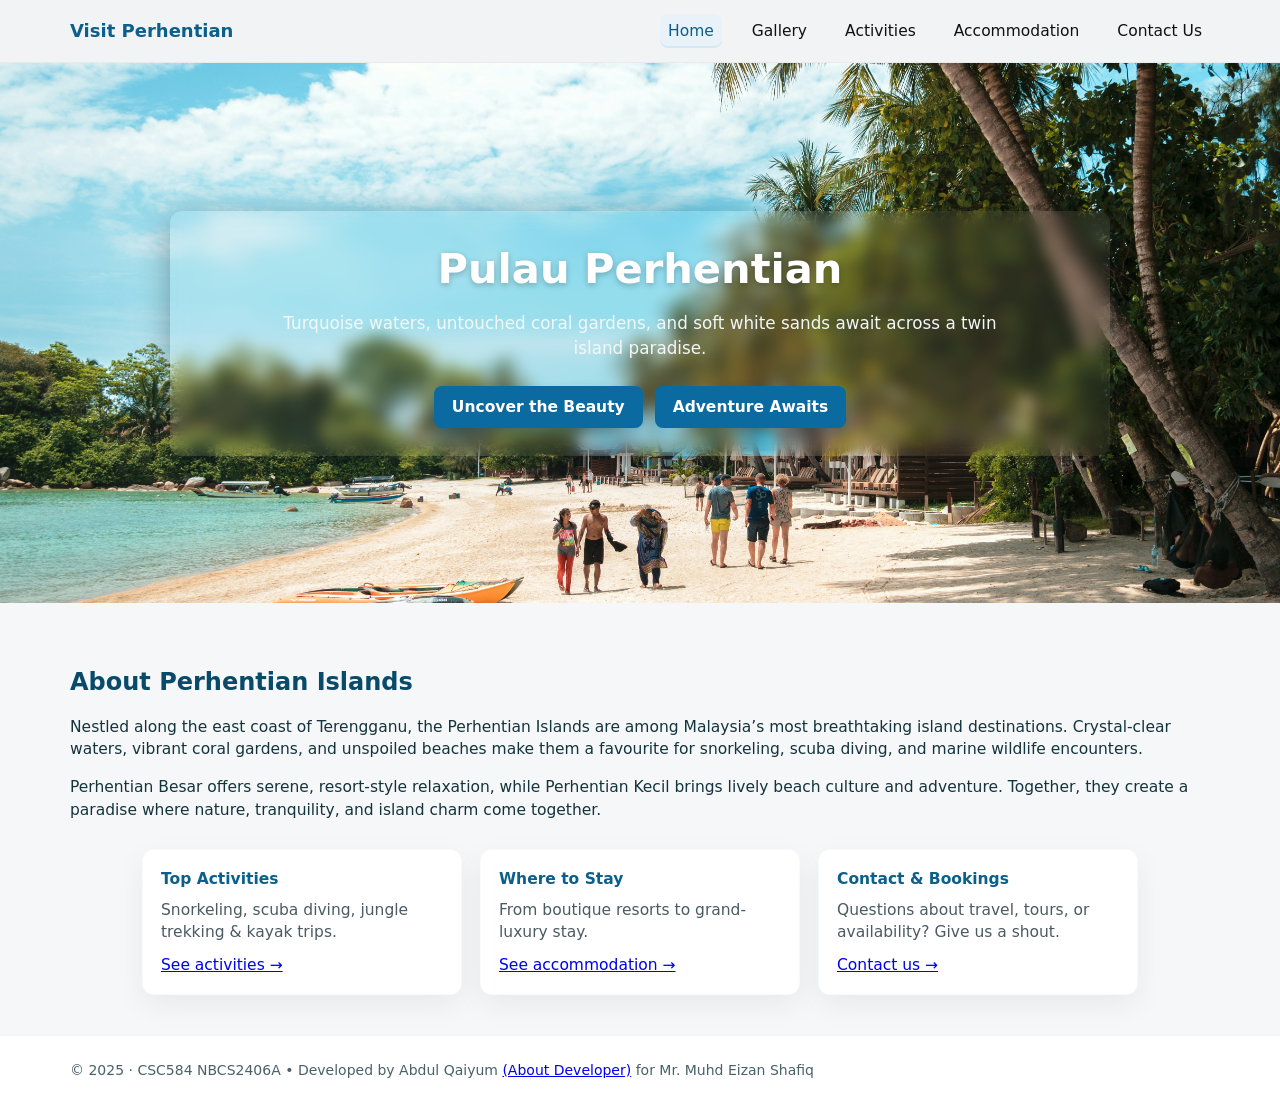
<file: index.html>
<!doctype html>
<html lang="en">
<head>
  <meta charset="utf-8" />
  <meta name="viewport" content="width=device-width,initial-scale=1" />
  <title>Pulau Perhentian — Home</title>
  <link rel="stylesheet" href="style.css" />
</head>
<body>

  <!-- header-->
  <header class="site-header" role="banner">
    <div class="header-inner">
      <a class="brand" href="index.html">Visit Perhentian</a>
      <nav class="main-nav" aria-label="Main navigation">
        <a href="index.html" class="active">Home</a>
        <a href="gallery.html">Gallery</a>
        <a href="activities.html">Activities</a>
        <a href="accommodation.html">Accommodation</a>
        <a href="contact.html">Contact Us</a>
      </nav>
    </div>
  </header>

 <!-- ======= Hero Video ======= -->
<section id="hero" aria-label="Hero" style="position:relative; width:100%; height:60vh; min-height:420px; overflow:hidden; display:block;">

  <video id="heroVideo"
         autoplay
         muted
         loop
         playsinline
         preload="auto"
         poster="Images/home.jpg"
         style="position:absolute; inset:0; width:100%; height:100%; object-fit:cover; z-index:0;">
    <source src="Images/index_VideoHero.mp4" type="video/mp4">
    <img src="Images/home.jpg" alt="Pulau Perhentian beach" style="width:100%; height:auto;">
  </video>

  <div style="position:relative; z-index:2; max-width:980px; margin:0 auto; padding:48px 20px; display:flex; align-items:center; justify-content:center; height:100%;">
    
    <div class="hero-glass" style="width:100%; background:rgba(255,255,255,0.06); backdrop-filter: blur(8px) saturate(1.05); border-radius:12px; box-shadow:0 8px 32px rgba(6,18,30,0.35); padding:28px 32px; text-align:center; color:#fff;">

      <h1 style="font-size:2.6rem; margin:0 0 12px; font-weight:800; color:#fff; text-shadow:0 2px 6px rgba(0,0,0,0.25);">
        Pulau Perhentian
      </h1>

      <p style="margin:0 0 18px; max-width:760px; margin-left:auto; margin-right:auto; color:#f2f7f8; font-size:1.05rem; line-height:1.5;">
        Turquoise waters, untouched coral gardens, and soft white sands await across a twin island paradise.
      </p>

      <div style="display:inline-flex; gap:12px; align-items:center; margin-top:6px; justify-content:center;">
        <a href="gallery.html" class="hero-btn" style="display:inline-block; padding:10px 18px; border-radius:8px; background:#0b6aa0; color:#fff; font-weight:700; text-decoration:none; box-shadow:0 6px 12px rgba(11,106,160,0.24);">
          Uncover the Beauty
        </a>

        <a href="activities.html" class="hero-btn" style="display:inline-block; padding:10px 18px; border-radius:8px; background:#0b6aa0; color:#fff; font-weight:700; text-decoration:none; box-shadow:0 6px 12px rgba(11,106,160,0.16);">
          Adventure Awaits
        </a>
      </div>
    </div>
  </div>

</section>

<!-- Video Autoplay -->
<script>
  (function () {
    try {
      const v = document.getElementById('heroVideo');
      if (!v) return;

      // Respect "prefers-reduced-motion"
      if (window.matchMedia && window.matchMedia('(prefers-reduced-motion: reduce)').matches) {
        v.removeAttribute('autoplay');
        v.pause();
      }

      // Some browsers might block autoplay — try to play, otherwise stay muted and paused.
      const playPromise = v.play();
      if (playPromise !== undefined) {
        playPromise.catch(() => {
          // ignore errors (user gesture required in some contexts)
          v.pause();
        });
      }
    } catch (e) {
      // fail silently
      console.warn('Hero video script error', e);
    }
  })();
</script>
<!-- ======= end hero block ======= -->

  <!-- About Perhentian -->
  <main>
    <div class="container" style="padding:28px 20px 40px;">
      <h2 class="section-title">About Perhentian Islands</h2>
      <p>Nestled along the east coast of Terengganu, the Perhentian Islands are among Malaysia’s most breathtaking island destinations. Crystal-clear waters, vibrant coral gardens, and unspoiled beaches make them a favourite for snorkeling, scuba diving, and marine wildlife encounters.</p>
      <p style="margin-top:12px;">Perhentian Besar offers serene, resort-style relaxation, while Perhentian Kecil brings lively beach culture and adventure. Together, they create a paradise where nature, tranquility, and island charm come together.</p>

      <div class="cards-row" style="margin-top:28px;">
        <div class="card">
          <h4>Top Activities</h4>
          <p>Snorkeling, scuba diving, jungle trekking & kayak trips.</p>
          <div style="margin-top:10px"><a href="activities.html">See activities →</a></div>
        </div>

        <div class="card">
          <h4>Where to Stay</h4>
          <p>From boutique resorts to grand-luxury stay.</p>
          <div style="margin-top:10px"><a href="accommodation.html">See accommodation →</a></div>
        </div>

        <div class="card">
          <h4>Contact & Bookings</h4>
          <p>Questions about travel, tours, or availability? Give us a shout.</p>
          <div style="margin-top:10px"><a href="contact.html">Contact us →</a></div>
        </div>
      </div>
    </div>
  </main>

  <!-- FOOTER -->
  <footer class="site-footer" role="contentinfo">
    <div class="footer-inner">
      <div>© 2025 · CSC584 NBCS2406A • Developed by Abdul Qaiyum <a href="developer.html">(About Developer)</a> for Mr. Muhd Eizan Shafiq</div>
    </div>
  </footer>
</body>
</html>
</file>
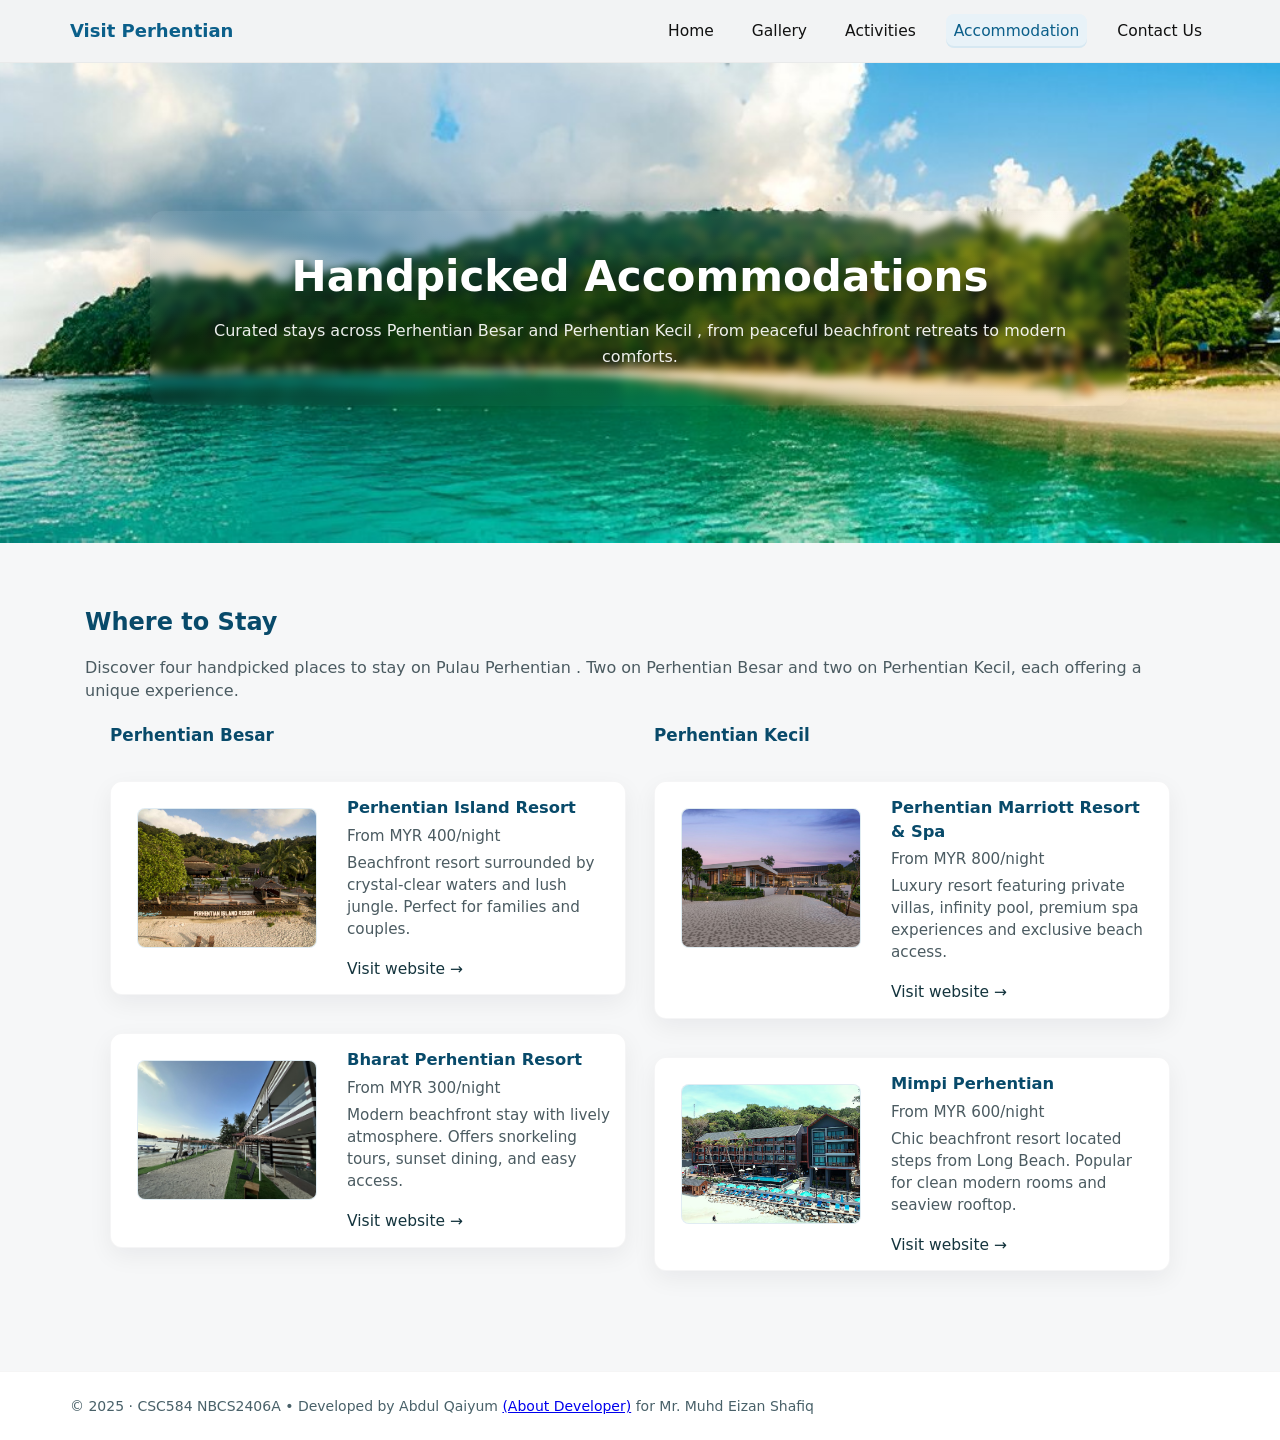
<file: accommodation.html>
<!doctype html>
<html lang="en">
<head>
  <meta charset="utf-8" />
  <meta name="viewport" content="width=device-width,initial-scale=1" />
  <title>Pulau Perhentian - Accommodation</title>

  <link rel="stylesheet" href="style.css" />

  <style>
    /* Container padding  */
    .container { max-width: 1150px; margin: 0 auto; padding: 28px 20px 80px; }

    /* Two-column layout */
    .accom-grid {
      display: grid;
      grid-template-columns: 1fr 1fr;
      gap: 28px;
      align-items: start;
    }
    .accom-col > h3 {
      margin: 0 0 14px;
      color: var(--brand-dark, #0b4670);
      font-size: 1.05rem;
    }

    /* --- Accommodatipn Card --- */
    .accom-card {
      display: flex;             
      flex-direction: row;       
      gap: 18px;                 
      align-items: flex-start;   
      background: var(--card-bg, #fff);
      border-radius: 12px;
      padding: 14px;
      box-shadow: 0 8px 24px rgba(6,18,30,0.06);
      text-decoration: none;
      color: inherit;
      border: 1px solid rgba(6,18,30,0.04);
      
      /* transition physics */
      transition: transform 0.3s cubic-bezier(0.25, 0.8, 0.25, 1), 
                  box-shadow 0.3s cubic-bezier(0.25, 0.8, 0.25, 1),
                  border-color 0.2s ease;
      
      /* Ensure it sits nicely in the layout */
      position: relative; 
      z-index: 1;
    }

    /* Hover: Zoom & Expand */
    .accom-card:hover,
    .accom-card:focus {
      /* Scale up (1.02) + Lift (-6px) */
      transform: translateY(-6px) scale(1.4);
      
      /* shadow for 3D effect */
      box-shadow: 0 20px 40px rgba(6,18,30,0.12);
      
      /*  color border highlight */
      border-color: rgba(11, 70, 112, 0.3);
      
      /* Bring to front */
      z-index: 10;
    }

    /* image pop slightly on hover */
    .accom-card:hover .accom-thumb {
        filter: brightness(1.05); /* Slight brightness boost */
    }

    /* thumbnail */
    .accom-thumb {
      width: 150px;              
      height: 120px;             
      object-fit: cover;         
      border-radius: 8px;
      flex-shrink: 0;            
      border: 1px solid rgba(6,18,30,0.04);
      background: #e9f6fb;
      transition: filter 0.3s ease;
    }

    /* Info column inside card */
    .accom-info { 
      display: flex; 
      flex-direction: column; 
      justify-content: space-between;
      gap: 8px; 
    }
    
    .accom-info h4 { margin: 0; color: var(--brand-dark, #0b4670); font-size: 1.02rem; }
    .accom-info p { margin: 5px 0 0; color: var(--muted, #47585a); line-height:1.45; font-size: 0.95rem; }
    .accom-info .meta { margin-top: 10px; }
    
    .accom-info a.btn-link {
      display: inline-block;
      color: var(--brand-dark, #0b4670);
      font-weight: 600;
      text-decoration: none;
      font-size: 0.9rem;
    }
    .accom-info a.btn-link:hover { text-decoration: underline; }

    /* Ensure spacing between each card in a column */
    .accom-col .accom-card + .accom-card { margin-top: 18px; }

    /* Responsive */
    @media (max-width: 600px) {
      .accom-grid { grid-template-columns: 1fr; } 
    }
    
    @media (max-width: 450px) {
        .accom-card { flex-direction: column; }
        .accom-thumb { width: 100%; height: 180px; }
    }
  </style>
</head>
<body>

  <header class="site-header" role="banner">
    <div class="header-inner">
      <a class="brand" href="index.html">Visit Perhentian</a>
      <nav class="main-nav" aria-label="Main navigation">
        <a href="index.html">Home</a>
        <a href="gallery.html">Gallery</a>
        <a href="activities.html">Activities</a>
        <a href="accommodation.html" aria-current="page">Accommodation</a>
        <a href="contact.html">Contact Us</a>
      </nav>
    </div>
  </header>

  <section class="page-hero" style="background-image:url('Images/perhentianPanoramic.jpg');">
    <div class="hero-inner">
      <h1>Handpicked Accommodations </h1>
      <p>Curated stays across Perhentian Besar and Perhentian Kecil , from peaceful beachfront retreats to modern comforts.</p>
    </div>
  </section>

  <main>
    <div class="container">
      <h2 class="section-title">Where to Stay</h2>
      <p class="lead">Discover four handpicked places to stay on Pulau Perhentian . Two on Perhentian Besar and two on Perhentian Kecil, each offering a unique experience.</p>

      <div class="accom-grid" role="list">
        <div class="accom-col" role="listitem">
          <h3>Perhentian Besar</h3>

          <a class="accom-card" href="https://www.perhentianislandresort.my" target="_blank" rel="noopener">
            <img class="accom-thumb" src="Images/accomodation_Perhentian besar_perhentianIslandResort.jpg" alt="Perhentian Island Resort">
            <div class="accom-info">
              <div>
                <h4>Perhentian Island Resort</h4>
                <p>From MYR 400/night</p>
                <p>Beachfront resort surrounded by crystal-clear waters and lush jungle. Perfect for families and couples.</p>
              </div>
              <div class="meta"><span class="btn-link">Visit website →</span></div>
            </div>
          </a>

          <a class="accom-card" href="https://baratperhentian.com" target="_blank" rel="noopener">
            <img class="accom-thumb" src="Images/accomodation_Perhentian besar_theBarat.png" alt="Bharat Perhentian Resort">
            <div class="accom-info">
              <div>
                <h4>Bharat Perhentian Resort</h4>
                <p>From MYR 300/night</p>
                <p>Modern beachfront stay with lively atmosphere. Offers snorkeling tours, sunset dining, and easy access.</p>
              </div>
              <div class="meta"><span class="btn-link">Visit website →</span></div>
            </div>
          </a>
        </div>

        <div class="accom-col" role="listitem">
          <h3>Perhentian Kecil</h3>

          <a class="accom-card" href="https://www.marriott.com/en-us/hotels/kbrpp-perhentian-marriott-resort-and-spa/overview/" target="_blank" rel="noopener">
            <img class="accom-thumb" src="Images/accomodation_Perhentian kecil_MarriotPerhentian.jpeg" alt="Perhentian Marriott Resort & Spa">
            <div class="accom-info">
              <div>
                <h4>Perhentian Marriott Resort &amp; Spa</h4>
                <p>From MYR 800/night</p>
                <p>Luxury resort featuring private villas, infinity pool, premium spa experiences and exclusive beach access.</p>
              </div>
              <div class="meta"><span class="btn-link">Visit website →</span></div>
            </div>
          </a>

          <a class="accom-card" href="https://mimpiperhentian.com" target="_blank" rel="noopener">
            <img class="accom-thumb" src="Images/accomodation_Perhentian kecil_mimpiPerhentian.jpg" alt="Mimpi Perhentian">
            <div class="accom-info">
              <div>
                <h4>Mimpi Perhentian</h4>
                <p>From MYR 600/night</p>
                <p>Chic beachfront resort located steps from Long Beach. Popular for clean modern rooms and seaview rooftop.</p>
              </div>
              <div class="meta"><span class="btn-link">Visit website →</span></div>
            </div>
          </a>
        </div>
      </div>
    </div>
  </main>

  <footer class="site-footer">
    <div class="footer-inner">
      <div>© 2025 · CSC584 NBCS2406A • Developed by Abdul Qaiyum <a href="developer.html">(About Developer)</a> for Mr. Muhd Eizan Shafiq</div>
    </div>
  </footer>
</body>
</html>
</file>
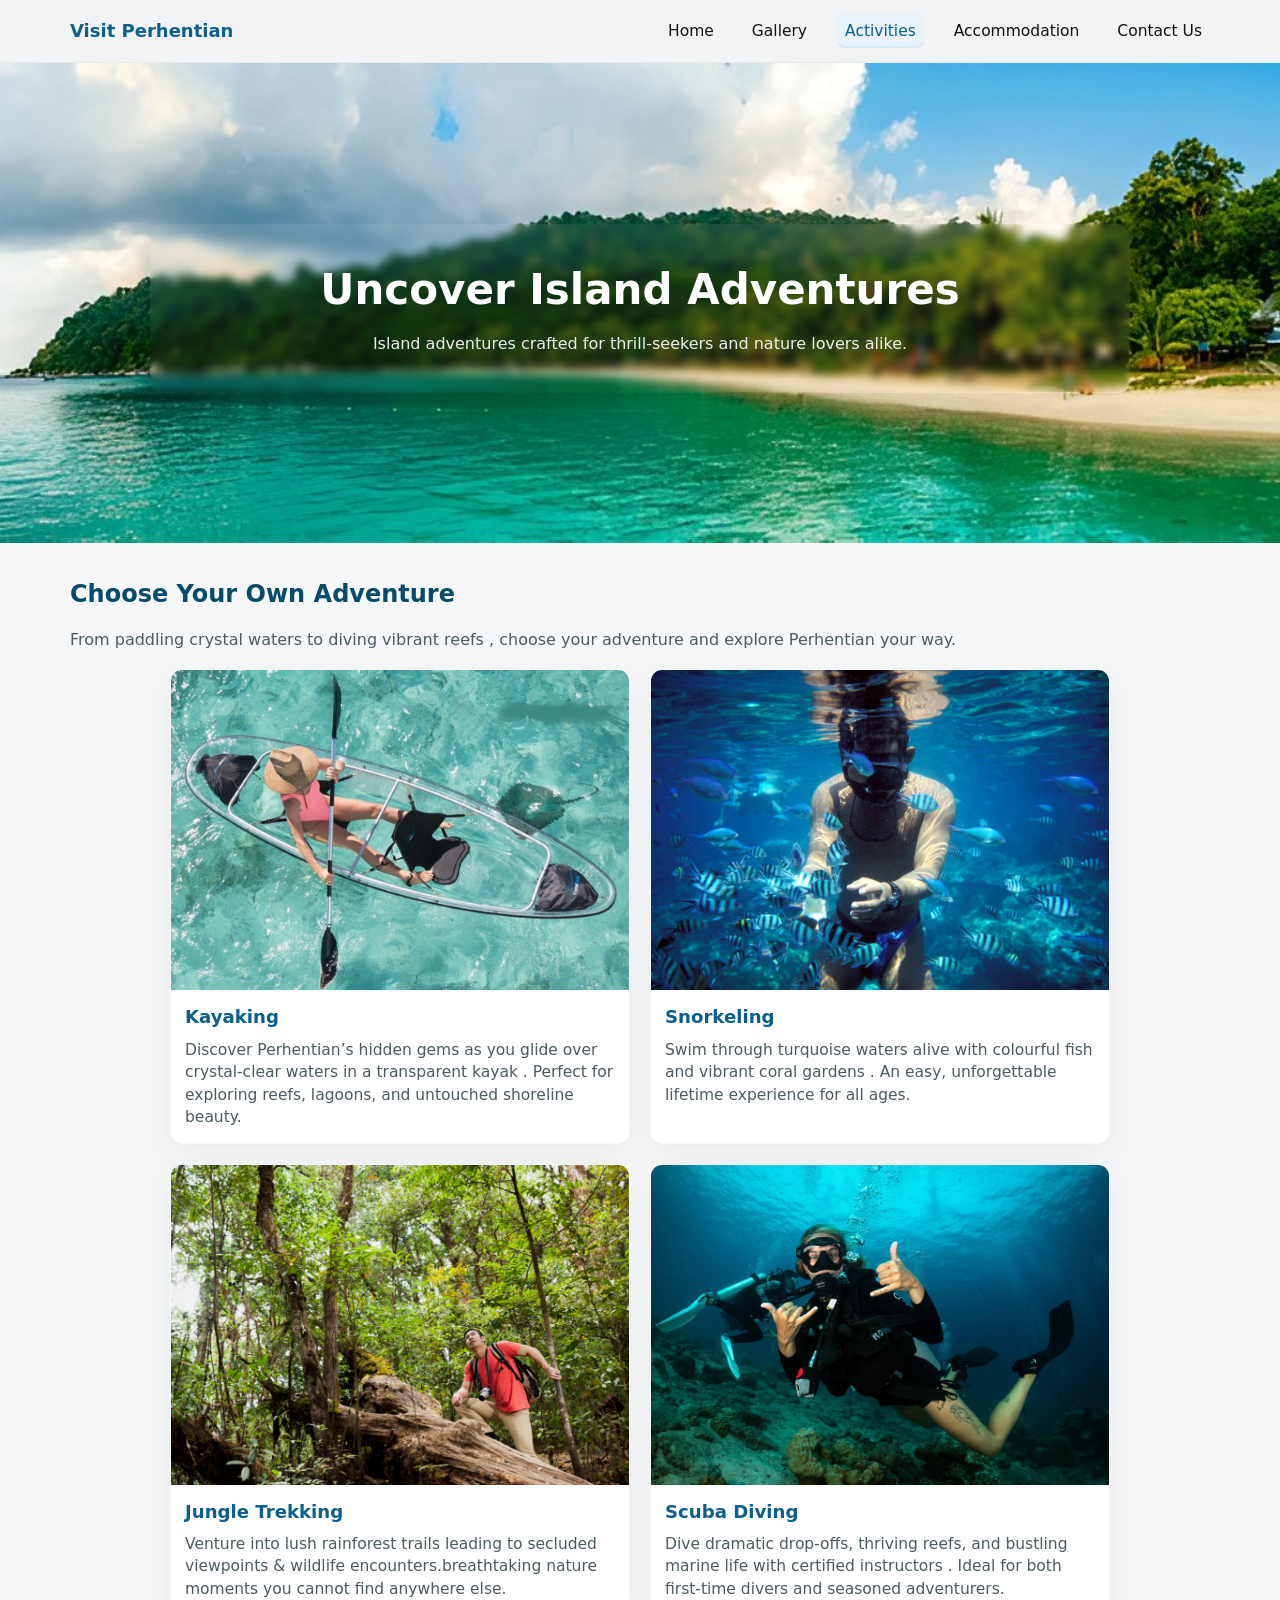
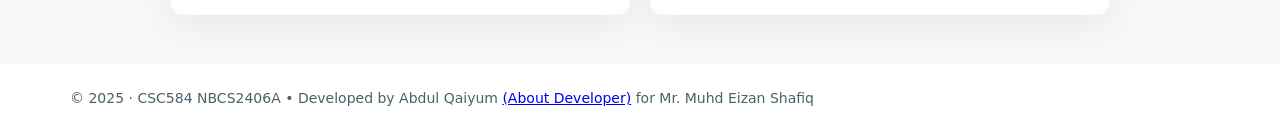
<file: activities.html>
<!doctype html>
<html lang="en">
<head>
  <meta charset="utf-8" />
  <meta name="viewport" content="width=device-width,initial-scale=1" />
  <title>Pulau Perhentian - Activities</title>
  <link rel="stylesheet" href="style.css" />
</head>
<body>

  <!-- HEADER -->
  <header class="site-header">
    <div class="header-inner">
      <a class="brand" href="index.html">Visit Perhentian</a>
      <nav class="main-nav">
        <a href="index.html">Home</a>
        <a href="gallery.html">Gallery</a>
        <a href="activities.html" aria-current="page">Activities</a>
        <a href="accommodation.html">Accommodation</a>
        <a href="contact.html">Contact Us</a>
      </nav>
    </div>
  </header>

  <!-- HERO - panoramic -->
  <section class="page-hero" style="background-image:url('Images/perhentianPanoramic.jpg');">
    <div class="hero-inner">
      <h1>Uncover Island Adventures</h1>
      <p>Island adventures crafted for thrill-seekers and nature lovers alike.</p>
    </div>
  </section>

  <main>
    <div class="container">
      <h2 class="section-title">Choose Your Own Adventure</h2>
      <p class="lead">From paddling crystal waters to diving vibrant reefs , choose your adventure and explore Perhentian your way.</p>

      <div class="activity-grid">
        <!-- Kayak -->
        <article class="activity-card">
          <img src="Images/activity01kayaking.jpg" alt="Kayaking">
          <div class="body">
            <h3>Kayaking</h3>
            <p>Discover Perhentian’s hidden gems as you glide over crystal-clear waters in a transparent kayak . Perfect for exploring reefs, lagoons, and untouched shoreline beauty.</p>
          </div>
        </article>

        <!-- Snorkeling -->
        <article class="activity-card">
          <img src="Images/activity02snorkeling.jpg" alt="Snorkeling">
          <div class="body">
            <h3>Snorkeling</h3>
            <p>Swim through turquoise waters alive with colourful fish and vibrant coral gardens . An easy, unforgettable lifetime experience for all ages.</p>
          </div>
        </article>

        <!-- Jungle Trekking -->
        <article class="activity-card">
          <img src="Images/activity03trekking.jpg" alt="Jungle Trekking">
          <div class="body">
            <h3>Jungle Trekking</h3>
            <p>Venture into lush rainforest trails leading to secluded viewpoints & wildlife encounters.breathtaking nature moments you cannot find anywhere else.</p>
          </div>
        </article>

        <!-- Scuba Diving -->
        <article class="activity-card">
          <img src="Images/activity04scuba.jpg" alt="Scuba Diving">
          <div class="body">
            <h3>Scuba Diving</h3>
            <p>Dive dramatic drop-offs, thriving reefs, and bustling marine life with certified instructors . Ideal for both first-time divers and seasoned adventurers.</p>
          </div>
        </article>
      </div>
    </div>
  </main>

  <footer class="site-footer">
    <div class="footer-inner">
      <div>© 2025 · CSC584 NBCS2406A • Developed by Abdul Qaiyum <a href="developer.html">(About Developer)</a> for Mr. Muhd Eizan Shafiq</div>
    </div>
  </footer>
</body>
</html>
</file>
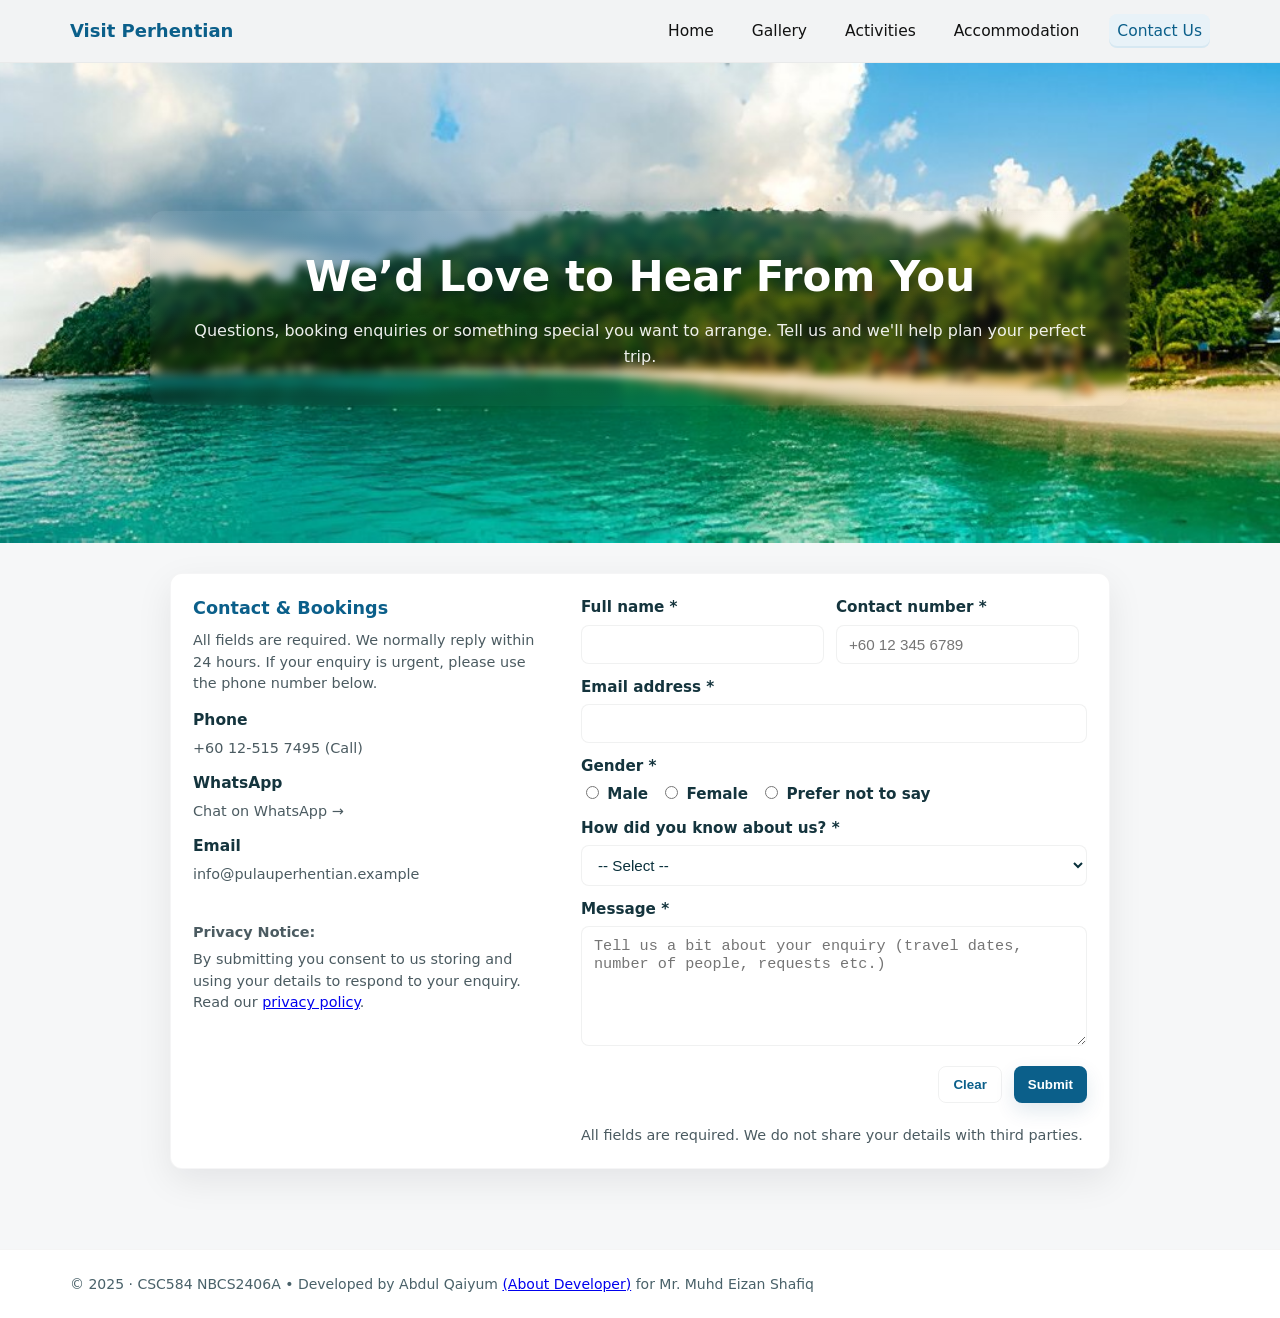
<file: contact.html>
<!doctype html>
<html lang="en">
<head>
  <meta charset="utf-8" />
  <meta name="viewport" content="width=device-width,initial-scale=1" />
  <title>Contact — Pulau Perhentian</title>


  <link rel="stylesheet" href="style.css" />
  
  <style>
    /* Centered card layout */
    .contact-wrap { max-width:980px; margin:30px auto 80px; padding:0 20px; }
    .contact-card {
      background: #fff;
      border-radius: 12px;
      padding: 22px;
      box-shadow: 0 12px 36px rgba(6,18,30,0.08);
      border: 1px solid rgba(6,18,30,0.04);
    }
    .contact-grid { display:grid; grid-template-columns: 1fr; gap:18px; align-items:start; }
    /* Column split inside the card: intro (left) + form (right) */
    @media (min-width:900px) {
      .contact-grid { grid-template-columns: 360px 1fr; gap:28px; }
    }

    .contact-intro h3 { margin:0 0 8px 0; color:var(--brand); font-size:1.1rem; }
    .contact-intro p { margin:0; color:var(--muted); line-height:1.5; }

    form.contact-form { display:flex; flex-direction:column; gap:12px; }
    .form-row { display:flex; gap:12px; flex-wrap:wrap; }
    .form-group { display:flex; flex-direction:column; gap:6px; width:100%; }
    .form-group.half { width:48%; min-width:180px; }
    label { font-weight:700; font-size:0.95rem; color:#14343d; }
    input[type="text"], input[type="email"], input[type="tel"], select, textarea {
      padding:10px 12px; border-radius:8px; border:1px solid rgba(6,18,30,0.06); font-size:0.95rem;
      background:#fff; color:#09303b;
    }
    textarea { min-height:120px; resize:vertical; }
    .radio-group { display:flex; gap:12px; align-items:center; flex-wrap:wrap; }
    .small-note { font-size:0.9rem; color:var(--muted); margin-top:6px; }

    /* action row */
    .actions { display:flex; gap:12px; justify-content:flex-end; margin-top:8px; }
    button.btn { padding:10px 14px; border-radius:8px; font-weight:700; border:0; cursor:pointer; }
    button.btn.primary { background:var(--brand); color:#fff; box-shadow: 0 8px 20px rgba(11,70,112,0.12); }
    button.btn.secondary { background:transparent; border:1px solid rgba(6,18,30,0.06); color:var(--brand); }

    /* error states */
    .error { border-color: #d9534f !important; }
    .field-error { color:#d9534f; font-size:0.9rem; margin-top:6px; display:none; }
    .field-error.show { display:block; }

    /* success message */
    .form-success { background: #e9fbf6; border:1px solid rgba(6,140,96,0.08); padding:18px; border-radius:10px; color:#065a48; font-weight:700; display:none; }

    /* small responsive tweak */
    @media (max-width:420px) {
      .form-group.half { width:100%; }
      .actions { justify-content:stretch; flex-direction:column-reverse; }
      .actions button { width:100%; }
    }
  </style>
</head>
<body>

  <!-- Header-->
  <header class="site-header" role="banner">
    <div class="header-inner">
      <a class="brand" href="index.html">Visit Perhentian</a>
      <nav class="main-nav" aria-label="Main navigation">
        <a href="index.html">Home</a>
        <a href="gallery.html">Gallery</a>
        <a href="activities.html">Activities</a>
        <a href="accommodation.html">Accommodation</a>
        <a href="contact.html" aria-current="page">Contact Us</a>
      </nav>
    </div>
  </header>

  <!-- HERO-->
  <section class="page-hero" style="background-image:url('Images/perhentianPanoramic.jpg');">
    <div class="hero-inner">
      <h1>We’d Love to Hear From You</h1>
      <p>Questions, booking enquiries or something special you want to arrange. Tell us and we'll help plan your perfect trip.</p>
    </div>
  </section>

  <!-- Main: centered contact card -->
  <main>
    <div class="contact-wrap">

      <div class="contact-card" role="region" aria-label="Contact form card">
        <div class="contact-grid">
          <!-- Left: Intro / contact details -->
          <div class="contact-intro">
            <h3>Contact & Bookings</h3>
            <p class="small-note">All fields are required. We normally reply within 24 hours. If your enquiry is urgent, please use the phone number below.</p>

        <div style="margin-top:14px;">
                <div style="font-weight:700; margin-bottom:6px;">Phone</div>
                <a href="tel:+60125157495" class="small-note" style="text-decoration:none;"> +60 12-515 7495 (Call)</a>
            </div>

            <div style="margin-top:12px;">
                <div style="font-weight:700; margin-bottom:6px;">WhatsApp</div>
                <a href="https://wa.me/0125157495" target="_blank" class="small-note" style="text-decoration:none;"> Chat on WhatsApp &rarr;</a>
            </div>

            <div style="margin-top:12px;">
                <div style="font-weight:700; margin-bottom:6px;">Email</div>
                <a href="mailto:info@pulauperhentian.example" class="small-note" style="text-decoration:none;">info@pulauperhentian.example</a>
            </div>

            <!-- Privacy Notice -->
            <p class="small-note" style="margin-top:36px; font-weight:600;">Privacy Notice:</p>
            <p class="small-note" style="margin-top:6px;">
                By submitting you consent to us storing and using your details to respond to your enquiry.
                Read our <a href="privacy.html">privacy policy</a>.
            </p>
          </div>

          <!-- Right: Form -->
          <div>
            <div id="successMsg" class="form-success" role="status" aria-live="polite">
              Thank you — your message has been received. We will contact you shortly.
            </div>

            <form id="contactForm" class="contact-form" novalidate>
              <!-- Full name + phone -->
              <div class="form-row">
                <div class="form-group half">
                  <label for="fullName">Full name *</label>
                  <input id="fullName" name="name" type="text" required autocomplete="name" maxlength="150" />
                  <div id="err-name" class="field-error">Please enter your full name.</div>
                </div>

                <div class="form-group half">
                  <label for="phone">Contact number *</label>
                  <input id="phone" name="phone" type="tel" required placeholder="+60 12 345 6789"
                         pattern="^\+?[0-9\s\-]{7,32}$" inputmode="tel" maxlength="32" />
                  <div id="err-phone" class="field-error">Please enter a valid phone number (digits and + allowed).</div>
                </div>
              </div>

              <!-- Email -->
              <div class="form-row">
                <div class="form-group">
                  <label for="email">Email address *</label>
                  <input id="email" name="email" type="email" required autocomplete="email" maxlength="255" />
                  <div id="err-email" class="field-error">Please enter a valid email address.</div>
                </div>
              </div>

              <!-- Gender -->
              <div class="form-row" role="group" aria-labelledby="genderLabel">
                <div class="form-group">
                  <label id="genderLabel">Gender *</label>
                  <div class="radio-group" role="radiogroup" aria-required="true">
                    <label><input type="radio" name="gender" value="Male" required> Male</label>
                    <label><input type="radio" name="gender" value="Female"> Female</label>
                    <label><input type="radio" name="gender" value="Prefer not to say"> Prefer not to say</label>
                  </div>
                  <div id="err-gender" class="field-error">Please choose your gender.</div>
                </div>
              </div>

              <!-- How did you hear about us -->
              <div class="form-row">
                <div class="form-group">
                  <label for="source">How did you know about us? *</label>
                  <select id="source" name="source" required>
                    <option value="">-- Select --</option>
                    <option>Advertisement</option>
                    <option>Family</option>
                    <option>Friends</option>
                    <option>Internet</option>
                    <option>Others</option>
                  </select>
                  <div id="err-source" class="field-error">Please select an option.</div>

                  <!-- progressive disclosure for 'Others' -->
                  <div id="otherWrapper" style="margin-top:8px; display:none;">
                    <input id="sourceOther" name="source_other" type="text" placeholder="Please tell us" maxlength="100" />
                  </div>
                </div>
              </div>

              <!-- Message -->
              <div class="form-row">
                <div class="form-group">
                  <label for="message">Message *</label>
                  <textarea id="message" name="message" required minlength="10" maxlength="2000"
                            placeholder="Tell us a bit about your enquiry (travel dates, number of people, requests etc.)"></textarea>
                  <div id="err-message" class="field-error">Please write a short message (at least 10 characters).</div>
                </div>
              </div>

              <!-- honeypot (hidden) for basic spam protection -->
              <input type="text" name="_hp" id="_hp" style="position:absolute; left:-10000px; top:auto; width:1px; height:1px; overflow:hidden;" tabindex="-1" autocomplete="off">

              <!-- actions -->
              <div class="actions">
                <button type="reset" class="btn secondary" id="btnClear">Clear</button>
                <button type="submit" class="btn primary" id="btnSubmit">Submit</button>
              </div>

              <!-- small hint -->
              <div class="small-note" style="margin-top:10px;">All fields are required. We do not share your details with third parties.</div>
            </form>
          </div>
        </div>
      </div> <!-- /.contact-card -->

    </div>
  </main>

  <!-- Footer-->
  <footer class="site-footer">
    <div class="footer-inner">
      <div>© 2025 · CSC584 NBCS2406A • Developed by Abdul Qaiyum <a href="developer.html">(About Developer)</a> for Mr. Muhd Eizan Shafiq</div>
    </div>
  </footer>

  <!-- Lightweight JS for validation, progressive disclosure, and success simulation -->
  <script>
    (function () {
      const form = document.getElementById('contactForm');
      const successBox = document.getElementById('successMsg');

      const fields = {
        name: document.getElementById('fullName'),
        phone: document.getElementById('phone'),
        email: document.getElementById('email'),
        gender: form.elements['gender'],
        source: document.getElementById('source'),
        sourceOther: document.getElementById('sourceOther'),
        message: document.getElementById('message'),
        honeypot: document.getElementById('_hp')
      };

      // show / hide 'Other' input
      fields.source.addEventListener('change', () => {
        const otherWrapper = document.getElementById('otherWrapper');
        if (fields.source.value === 'Others') {
          otherWrapper.style.display = 'block';
          fields.sourceOther.setAttribute('required', 'required');
        } else {
          otherWrapper.style.display = 'none';
          fields.sourceOther.removeAttribute('required');
          fields.sourceOther.value = '';
        }
      });

      // helper to show error near field
      function showError(id, msg) {
        const el = document.getElementById(id);
        el.textContent = msg;
        el.classList.add('show');
      }
      function hideError(id) {
        const el = document.getElementById(id);
        el.classList.remove('show');
      }

      // validate on submit
      form.addEventListener('submit', function (ev) {
        ev.preventDefault();

        // hide previous errors
        document.querySelectorAll('.field-error').forEach(e => e.classList.remove('show'));
        document.querySelectorAll('input, select, textarea').forEach(i => i.classList.remove('error'));

        let ok = true;

        // simple checks (HTML5 also checks required/pattern)
        if (!fields.name.value.trim()) {
          showError('err-name', 'Please enter your full name.');
          fields.name.classList.add('error');
          ok = false;
        }

        const phonePattern = /^\+?[0-9\s\-]{7,32}$/;
        if (!phonePattern.test(fields.phone.value.trim())) {
          showError('err-phone', 'Please enter a valid phone number (digits and + allowed).');
          fields.phone.classList.add('error');
          ok = false;
        }

        if (!fields.email.checkValidity()) {
          showError('err-email', 'Please enter a valid email address.');
          fields.email.classList.add('error');
          ok = false;
        }

        // gender: check at least one radio checked
        const genderChecked = Array.from(form.elements['gender'] || []).some(r => r.checked);
        if (!genderChecked) {
          showError('err-gender', 'Please choose your gender.');
          ok = false;
        }

        if (!fields.source.value) {
          showError('err-source', 'Please tell us how you heard about us.');
          fields.source.classList.add('error');
          ok = false;
        } else if (fields.source.value === 'Others' && !fields.sourceOther.value.trim()) {
          showError('err-source', 'Please tell us how you heard about us.');
          fields.sourceOther.classList.add('error');
          ok = false;
        }

        if (!fields.message.value.trim() || fields.message.value.trim().length < 10) {
          showError('err-message', 'Please write a short message (at least 10 characters).');
          fields.message.classList.add('error');
          ok = false;
        }

        // honeypot should be empty
        if (fields.honeypot.value) {
          // likely bot — silently fail
          return;
        }

        if (!ok) {
          // focus first error field
          const firstError = document.querySelector('.error, .field-error.show');
          if (firstError) {
            firstError.scrollIntoView({ behavior: 'smooth', block: 'center' });
            if (firstError.focus) firstError.focus();
          }
          return;
        }

        
        successBox.style.display = 'block';
        form.style.display = 'none';



        // In Assignment 2, replace this with a real POST to a servlet / endpoint.
      });

      // clear button resets and hides success if shown
      const btnClear = document.getElementById('btnClear');
      btnClear.addEventListener('click', () => {
        document.querySelectorAll('.field-error').forEach(e => e.classList.remove('show'));
        document.querySelectorAll('input, select, textarea').forEach(i => i.classList.remove('error'));
        successBox.style.display = 'none';
        if (form.style.display === 'none') form.style.display = 'flex';
      });

    })();
  </script>
</body>
</html>
</file>
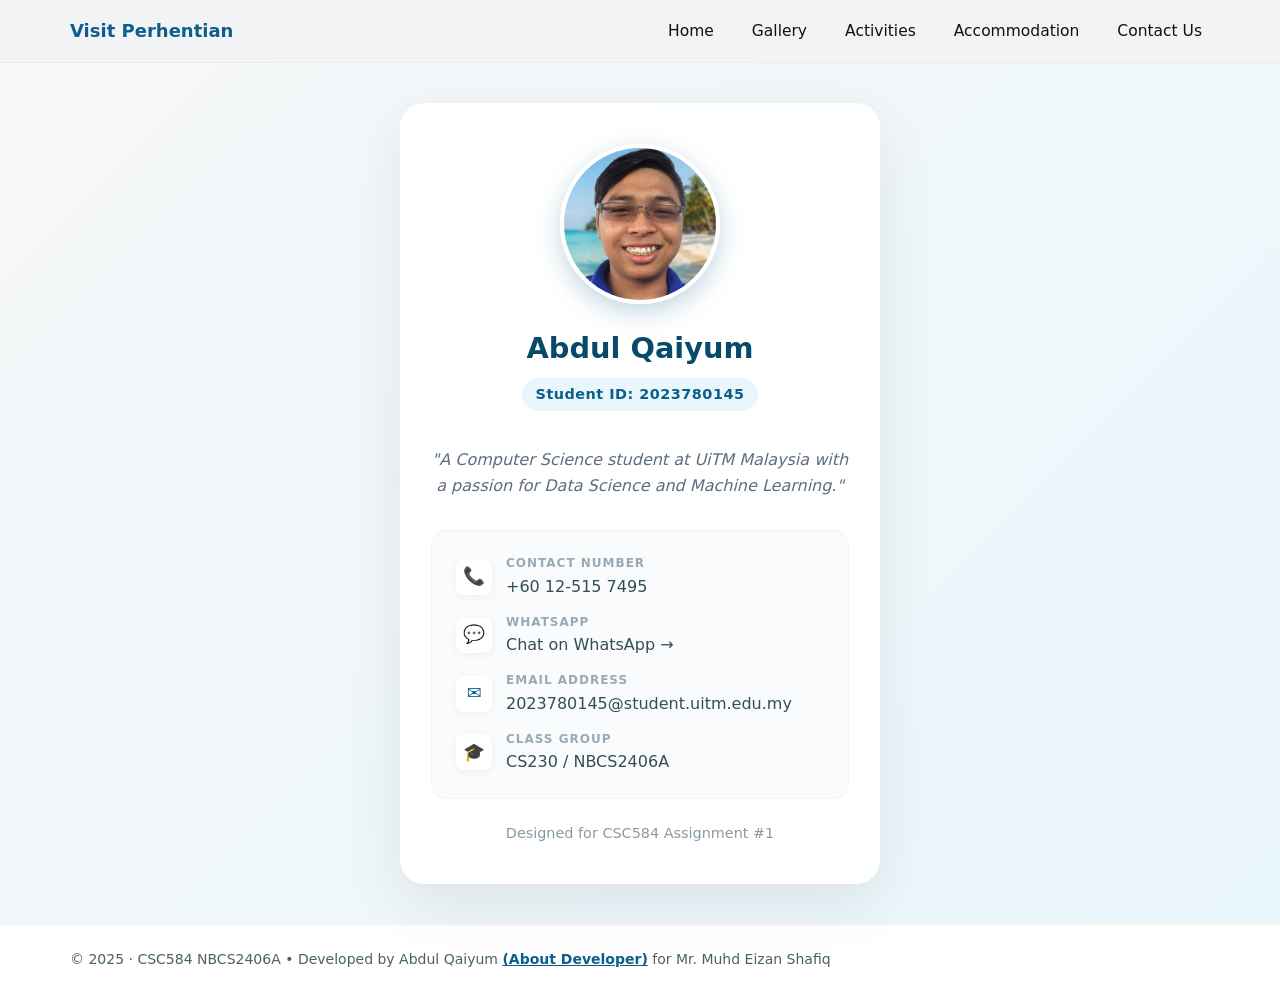
<file: developer.html>
<!doctype html>
<html lang="en">
<head>
  <meta charset="utf-8" />
  <meta name="viewport" content="width=device-width,initial-scale=1" />
  <title>About Developer — Pulau Perhentian</title>
  <link rel="stylesheet" href="style.css" />
  
  <style>
    
    html {
      overflow-y: scroll;
    }

    
    
    .dev-wrapper {
        min-height: 80vh;
        display: flex;
        align-items: center;
        justify-content: center;
        padding: 40px 20px;
        background: linear-gradient(135deg, #f6f7f8 0%, #e9f6fb 100%);
    }

    .dev-card {
        background: #ffffff;
        width: 100%;
        max-width: 480px; 
        border-radius: 24px;
        padding: 40px 30px;
        text-align: center;
        box-shadow: 0 20px 60px rgba(6, 18, 30, 0.08);
        border: 1px solid rgba(255, 255, 255, 0.8);
        
        /* Entrance Animation */
        opacity: 0;
        transform: translateY(30px);
        animation: slideUpFade 0.8s cubic-bezier(0.2, 0.8, 0.2, 1) forwards;
    }

    .dev-img-container {
        position: relative;
        width: 160px;
        height: 160px;
        margin: 0 auto 24px;
    }

    .dev-img {
        width: 100%;
        height: 100%;
        object-fit: cover;
        border-radius: 50%;
        border: 4px solid #ffffff;
        box-shadow: 0 8px 24px rgba(11, 95, 138, 0.25);
    }

    .dev-name {
        font-size: 1.8rem;
        font-weight: 800;
        color: var(--brand-dark, #084a6a);
        margin: 0 0 8px;
    }

    .dev-id-badge {
        display: inline-block;
        background: #e9f6fb;
        color: var(--brand, #0b5f8a);
        font-size: 0.9rem;
        font-weight: 700;
        padding: 6px 14px;
        border-radius: 50px;
        margin-bottom: 20px;
        letter-spacing: 0.5px;
    }

    .dev-bio {
        font-size: 1rem;
        color: #5d6d7e;
        line-height: 1.6;
        margin-bottom: 32px;
        font-style: italic;
    }

    /* Info Grid */
    .dev-info-list {
        display: flex;
        flex-direction: column;
        gap: 16px;
        text-align: left;
        background: #fafbfc;
        padding: 24px;
        border-radius: 16px;
        border: 1px solid rgba(0,0,0,0.03);
    }

    .info-item {
        display: flex;
        align-items: center;
        gap: 14px;
    }

    .info-icon {
        width: 36px;
        height: 36px;
        display: flex;
        align-items: center;
        justify-content: center;
        background: #fff;
        border-radius: 8px;
        color: var(--brand);
        box-shadow: 0 2px 8px rgba(0,0,0,0.05);
        font-size: 1.1rem;
    }

    .info-text {
        display: flex;
        flex-direction: column;
    }

    .label {
        font-size: 0.75rem;
        text-transform: uppercase;
        letter-spacing: 1px;
        color: #99aab5;
        font-weight: 600;
        margin-bottom: 2px;
    }

    /* Unified link style for value class */
    .value {
        font-size: 1rem;
        color: #334e58;
        font-weight: 500;
        text-decoration: none;
        transition: color 0.2s;
    }
    
    /* Hover effect for links */
    a.value:hover {
        color: var(--brand, #0b5f8a);
        text-decoration: underline;
    }

    @keyframes slideUpFade {
        to { opacity: 1; transform: translateY(0); }
    }
    
    @media (max-width: 480px) {
        .dev-card { padding: 30px 20px; }
        .dev-name { font-size: 1.5rem; }
    }
  </style>
</head>
<body>

  <header class="site-header" role="banner">
    <div class="header-inner">
      <a class="brand" href="index.html">Visit Perhentian</a>
      <nav class="main-nav" aria-label="Main navigation">
        <a href="index.html">Home</a>
        <a href="gallery.html">Gallery</a>
        <a href="activities.html">Activities</a>
        <a href="accommodation.html">Accommodation</a>
        <a href="contact.html">Contact Us</a>
      </nav>
    </div>
  </header>

  <main>
    <div class="dev-wrapper">
      
      <div class="dev-card">
        
        <div class="dev-img-container">
            <img src="Images/developer_qaiyum.png" alt="Abdul Qaiyum" class="dev-img">
        </div>

        <h1 class="dev-name">Abdul Qaiyum</h1>
        <div class="dev-id-badge">Student ID: 2023780145</div>

        <p class="dev-bio">
            "A Computer Science student at UiTM Malaysia with a passion for Data Science and Machine Learning."
         </p>

        <div class="dev-info-list">
            
            <div class="info-item">
                <div class="info-icon">📞</div>
                <div class="info-text">
                    <span class="label">Contact Number</span>
                    <a href="tel:+60125157495" class="value">+60 12-515 7495</a>
                </div>
            </div>

            <div class="info-item">
                <div class="info-icon">💬</div>
                <div class="info-text">
                    <span class="label">WhatsApp</span>
                    <a href="https://wa.me/0125157495" target="_blank" class="value">
                        Chat on WhatsApp &rarr;
                    </a>
                </div>
            </div>

            <div class="info-item">
                <div class="info-icon">✉️</div>
                <div class="info-text">
                    <span class="label">Email Address</span>
                    <a href="mailto:2023780145@student.uitm.edu.my" class="value">2023780145@student.uitm.edu.my</a>
                </div>
            </div>

            <div class="info-item">
                <div class="info-icon">🎓</div>
                <div class="info-text">
                    <span class="label">Class Group</span>
                    <span class="value">CS230 / NBCS2406A</span>
                </div>
            </div>

        </div>
        
        <div style="margin-top: 24px; font-size: 0.9rem; color: #8899a6;">
            Designed for CSC584 Assignment #1
        </div>

      </div>

    </div>
  </main>

  <footer class="site-footer">
    <div class="footer-inner">
        <div>© 2025 · CSC584 NBCS2406A • Developed by Abdul Qaiyum <a href="developer.html" style="font-weight:bold; color:#0b5f8a;">(About Developer)</a> for Mr. Muhd Eizan Shafiq</div>
    </div>
  </footer>

</body>
</html>
</file>
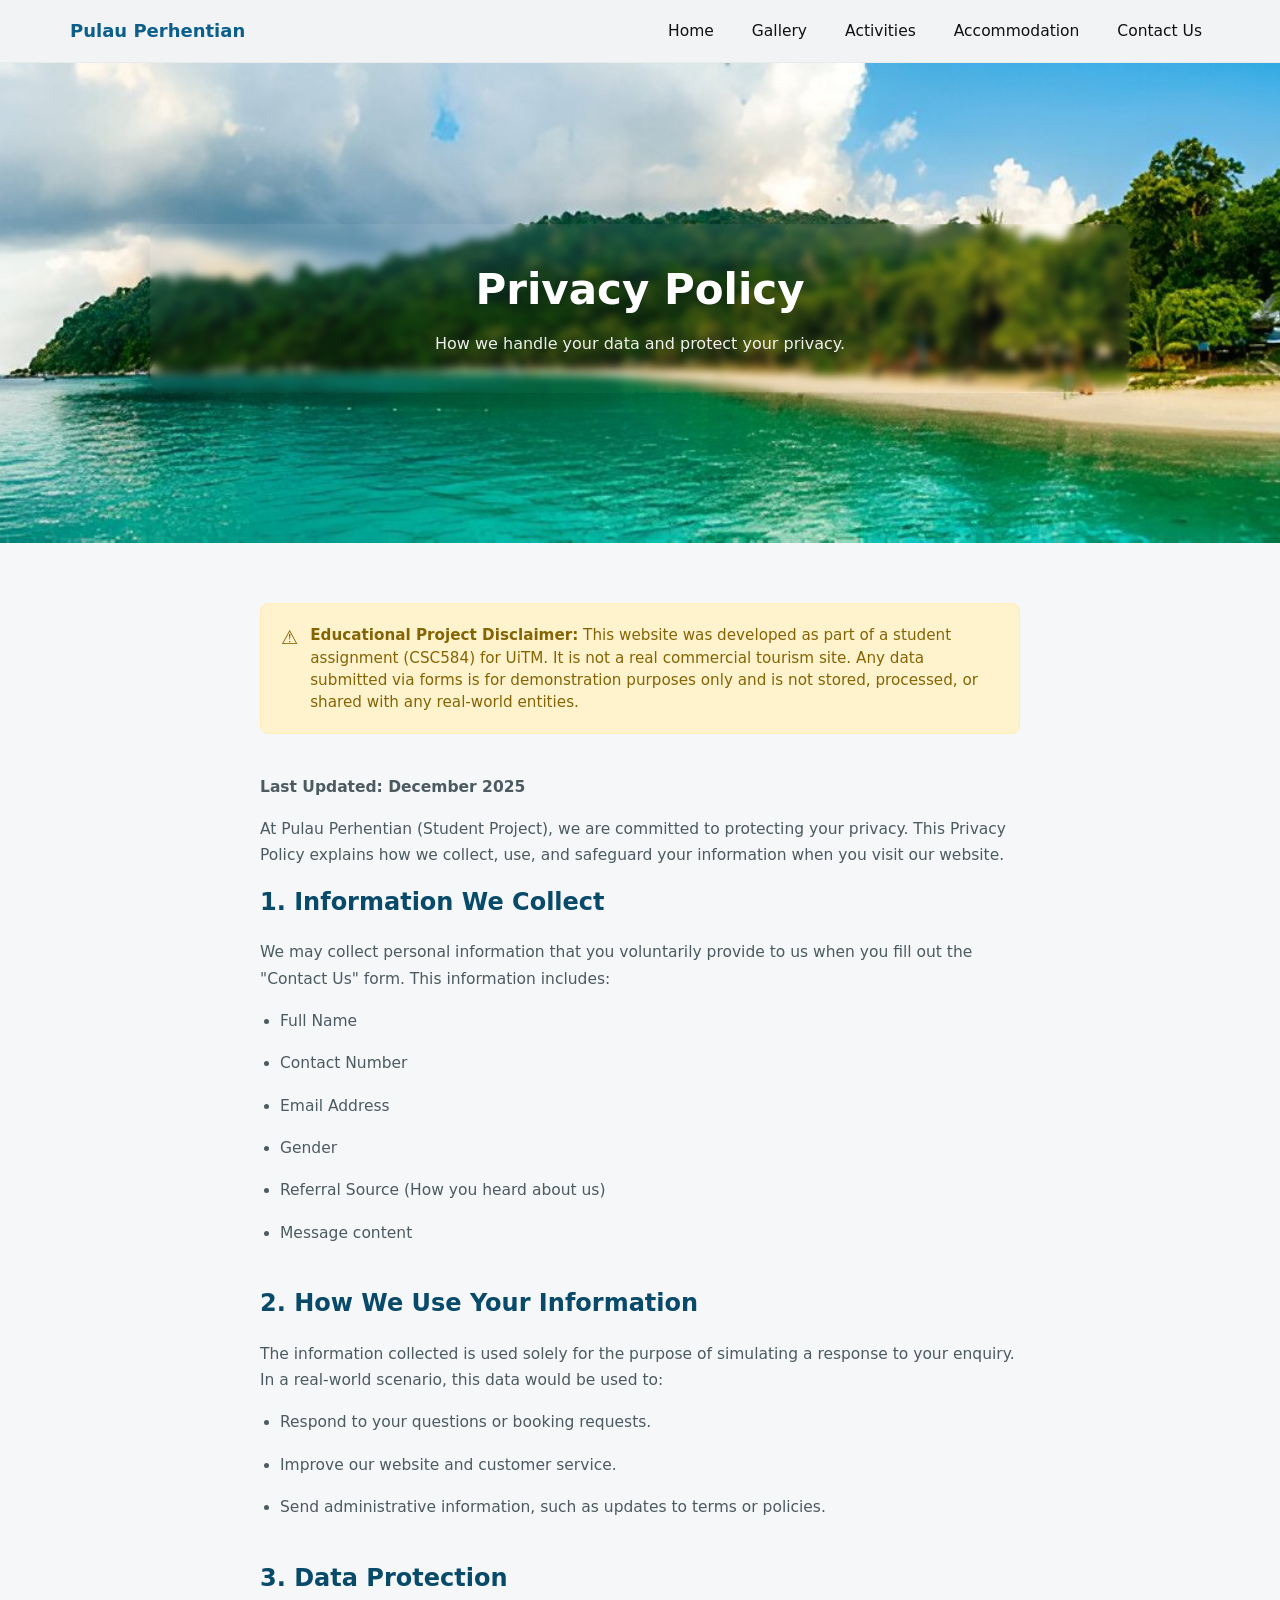
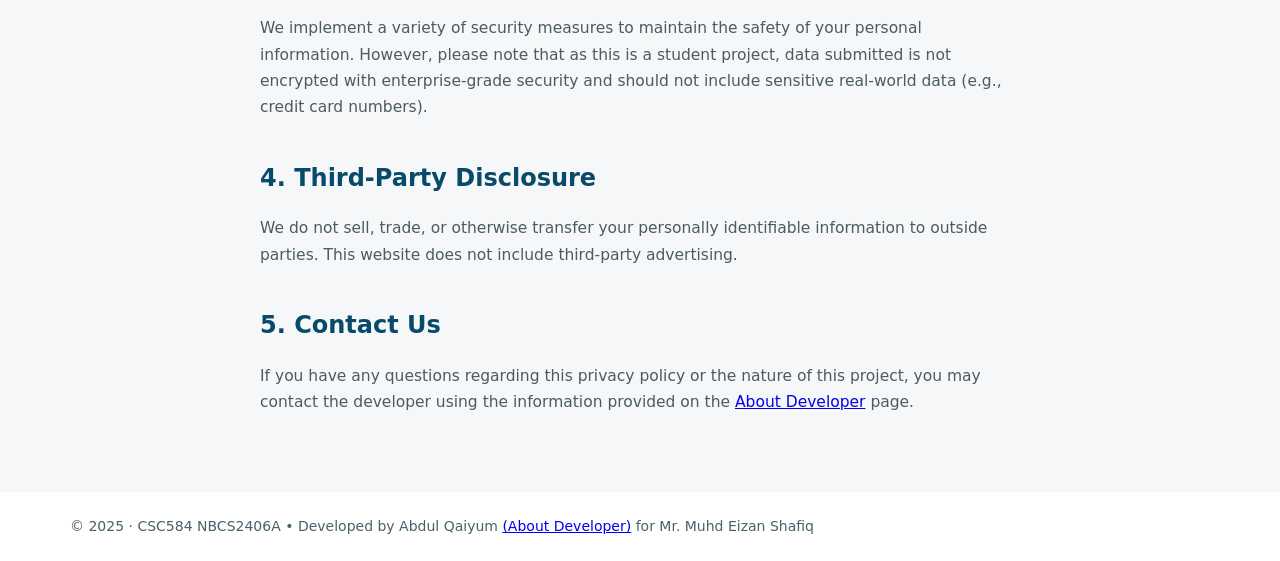
<file: privacy.html>
<!doctype html>
<html lang="en">
<head>
  <meta charset="utf-8" />
  <meta name="viewport" content="width=device-width,initial-scale=1" />
  <title>Privacy Policy — Pulau Perhentian</title>
  <link rel="stylesheet" href="style.css" />
  
  <style>
    
    .policy-container {
        max-width: 800px;
        margin: 0 auto;
        padding: 60px 20px;
    }
    
    .policy-content h2 {
        color: var(--brand-dark, #0b4670);
        margin-top: 40px;
        font-size: 1.5rem;
    }
    
    .policy-content h2:first-of-type {
        margin-top: 0;
    }

    .policy-content p, .policy-content li {
        color: #4b5b61;
        line-height: 1.7;
        margin-bottom: 16px;
    }

    .policy-content ul {
        margin-bottom: 24px;
        padding-left: 20px;
    }

    /* Disclaimer box to highlight this is an assignment */
    .student-disclaimer {
        background: #fff3cd;
        border: 1px solid #ffeeba;
        color: #856404;
        padding: 20px;
        border-radius: 8px;
        margin-bottom: 40px;
        font-size: 0.95rem;
        display: flex;
        gap: 12px;
        align-items: flex-start;
    }
    .student-disclaimer strong { font-weight: 700; }
  </style>
</head>
<body>

  <header class="site-header" role="banner">
    <div class="header-inner">
      <a class="brand" href="index.html">Pulau Perhentian</a>
      <nav class="main-nav" aria-label="Main navigation">
        <a href="index.html">Home</a>
        <a href="gallery.html">Gallery</a>
        <a href="activities.html">Activities</a>
        <a href="accommodation.html">Accommodation</a>
        <a href="contact.html">Contact Us</a>
      </nav>
    </div>
  </header>

  <section class="page-hero" style="background-image:url('Images/perhentianPanoramic.jpg');">
    <div class="hero-inner">
      <h1>Privacy Policy</h1>
      <p>How we handle your data and protect your privacy.</p>
    </div>
  </section>

  <main>
    <div class="policy-container">
        
        <div class="student-disclaimer">
            <span style="font-size: 1.2rem;">⚠️</span>
            <div>
                <strong>Educational Project Disclaimer:</strong>
                This website was developed as part of a student assignment (CSC584) for UiTM. 
                It is not a real commercial tourism site. Any data submitted via forms is for demonstration purposes only 
                and is not stored, processed, or shared with any real-world entities.
            </div>
        </div>

        <div class="policy-content">
            <p><strong>Last Updated: December 2025</strong></p>

            <p>At Pulau Perhentian (Student Project), we are committed to protecting your privacy. This Privacy Policy explains how we collect, use, and safeguard your information when you visit our website.</p>

            <h2>1. Information We Collect</h2>
            <p>We may collect personal information that you voluntarily provide to us when you fill out the "Contact Us" form. This information includes:</p>
            <ul>
                <li>Full Name</li>
                <li>Contact Number</li>
                <li>Email Address</li>
                <li>Gender</li>
                <li>Referral Source (How you heard about us)</li>
                <li>Message content</li>
            </ul>

            <h2>2. How We Use Your Information</h2>
            <p>The information collected is used solely for the purpose of simulating a response to your enquiry. In a real-world scenario, this data would be used to:</p>
            <ul>
                <li>Respond to your questions or booking requests.</li>
                <li>Improve our website and customer service.</li>
                <li>Send administrative information, such as updates to terms or policies.</li>
            </ul>

            <h2>3. Data Protection</h2>
            <p>We implement a variety of security measures to maintain the safety of your personal information. However, please note that as this is a student project, data submitted is not encrypted with enterprise-grade security and should not include sensitive real-world data (e.g., credit card numbers).</p>

            <h2>4. Third-Party Disclosure</h2>
            <p>We do not sell, trade, or otherwise transfer your personally identifiable information to outside parties. This website does not include third-party advertising.</p>

            <h2>5. Contact Us</h2>
            <p>If you have any questions regarding this privacy policy or the nature of this project, you may contact the developer using the information provided on the <a href="developer.html">About Developer</a> page.</p>
        </div>

    </div>
  </main>

  <footer class="site-footer">
    <div class="footer-inner">
      <div>© 2025 · CSC584 NBCS2406A • Developed by Abdul Qaiyum <a href="developer.html">(About Developer)</a> for Mr. Muhd Eizan Shafiq</div>
    </div>
  </footer>

</body>
</html>
</file>
<file: style.css>
/* style.css - unified site styles (updated) */

/* --- VARIABLES --- */
:root{
  --brand: #0b5f8a;
  --brand-dark: #084a6a;
  --muted: #4b5b61;
  --bg: #f6f7f8;
  --panel: rgba(255,255,255,0.88);
  --glass: rgba(12,18,25,0.35);
  --radius: 12px;
  --container: 1180px;
  --shadow-soft: 0 10px 30px rgba(6,12,20,0.06);
  --shadow-hover: 0 20px 40px rgba(6,12,20,0.12);
  font-family: "Inter", system-ui, -apple-system, "Segoe UI", Roboto, "Helvetica Neue", Arial;
}

/* --- RESETS --- */
*{box-sizing:border-box}
html,body{height:100%}
body{
  margin:0;
  background:var(--bg);
  color:#14343d;
  -webkit-font-smoothing:antialiased;
  -moz-osx-font-smoothing:grayscale;
  line-height:1.45;
  font-size:15.5px;
}

/* --- LAYOUT CONTAINER --- */
.container{max-width:var(--container);margin:0 auto;padding:0 20px}

/* --- HEADER --- */
.site-header{
  background:#f2f3f4;
  border-bottom:1px solid rgba(6,12,20,0.04);
  position:sticky; top:0; z-index:1200;
}
.header-inner{display:flex;align-items:center;justify-content:space-between;max-width:var(--container);margin:0 auto;padding:14px 20px}
.brand{color:var(--brand);font-weight:700;text-decoration:none;font-size:18px}
.main-nav{display:flex;gap:22px;align-items:center}
.main-nav a{color:#111; text-decoration:none; padding:6px 8px; border-radius:8px; font-weight:500}
.main-nav a.active, .main-nav a[aria-current="page"]{background:#e8f2f8;color:var(--brand);box-shadow:inset 0 -2px 0 rgba(11,120,166,0.08)}

/* --- HERO (consistent across pages) --- */
/* index.html uses .hero (special image), other pages use .page-hero */
.hero, .page-hero {
  width:100%;
  display:flex;
  align-items:center;
  justify-content:center;
  min-height:480px;               /* restore taller hero */
  background-position:center;
  background-size:cover;
  background-repeat:no-repeat;
  position:relative;
  color:#fff;
}

/* keep index special overlay slightly darker but still bright enough */
.hero {
  background-blend-mode: multiply;
}

/* hero inner glass panel (consistent) */
.hero-panel,
.hero-inner {
  width:min(980px,92%);
  text-align:center;
  border-radius:14px;
  padding:36px 36px;
  backdrop-filter: blur(4px);
  background: linear-gradient(180deg, rgba(255,255,255,0.06), rgba(255,255,255,0.02));
  box-shadow: var(--shadow-soft);
  margin-top:10px;
}

/* textual scale */
.hero-panel h1,
.hero-inner h1 {font-size:42px;margin:0 0 10px;font-weight:800; color: #fff; text-shadow: 0 6px 18px rgba(6,12,20,0.35)}
.hero-panel p,
.hero-inner p {margin:0;color:rgba(255,255,255,0.92);font-size:16px;line-height:1.6}

/* hero CTAs */
.cta{
  display:inline-block;padding:10px 16px;border-radius:10px;text-decoration:none;font-weight:700;
  box-shadow: 0 6px 18px rgba(6,12,20,0.12);
}
.cta.primary{background:linear-gradient(180deg,#0b78b3,#0b5f8a);color:#fff}
.cta.secondary{background:rgba(255,255,255,0.12);color:#fff;border:1px solid rgba(255,255,255,0.08)}

/* --- SECTION TITLES --- */
.section-title{font-size:24px;color:var(--brand-dark);margin:34px 0 10px;font-weight:800}
.lead{font-size:16px;color:var(--muted);margin-bottom:10px}

/* --- FEATURE CARDS ROW (index about area) --- */
.cards-row{display:flex;gap:18px}
.card{background:#fff;border-radius:12px;padding:18px;box-shadow:var(--shadow-soft);border:1px solid rgba(11,120,166,0.03)}

/* --- SMALL INFO CARDS (index) --- */
.card h4{margin:0 0 8px;color:var(--brand)}
.card p{margin:0;color:var(--muted)}

/* --- THREE ACTION BOXES (centered) --- */
.cards-row{justify-content:center}
.cards-row .card{max-width:320px}

/* --- ATTRACTIONS / GALLERY GRID (stable grid) --- */
.attractions-grid, .photo-grid {
  display:grid;
  grid-template-columns: repeat(3, 1fr);
  gap:20px;
  max-width:var(--container);
  margin:18px auto 48px;
  padding:0 20px;
}

/* card style */
.attraction, .photo-card {
  display:block;
  background:#fff;
  border-radius:12px;
  overflow:hidden;
  text-decoration:none;
  color:inherit;
  box-shadow:var(--shadow-soft);
  border:1px solid rgba(11,120,166,0.04);
  transition: transform 180ms ease, box-shadow 180ms ease;
}

/* hover */
.attraction:hover, .photo-card:hover{ transform: translateY(-6px); box-shadow:var(--shadow-hover); }

/* thumbnail sizing - fixed heights keep grid uniform */
.attraction .thumb, .photo-card .photo-thumb, .gallery-thumb {
  width:100%;
  height:260px;
  object-fit:cover;
  display:block;
  background:#e9f6fb;
}

/* caption/meta */
.attraction .meta, .photo-card .photo-caption{
  padding:14px 16px;
  background:#fff;
}
.attraction h4{margin:0 0 8px;color:var(--brand);font-size:16px}
.attraction p{margin:0;color:var(--muted);font-size:14px}

/* responsive gallery grid */
@media (max-width:1100px){ .attractions-grid, .photo-grid { grid-template-columns: repeat(2,1fr); } .attraction .thumb, .photo-card .photo-thumb { height:220px; } }
@media (max-width:640px){ .attractions-grid, .photo-grid { grid-template-columns: 1fr; } .attraction .thumb, .photo-card .photo-thumb { height:320px; } .hero, .page-hero { min-height:420px } }

/* --- ACTIVITIES 2x2 grid --- */
.activity-grid {
  display:grid;
  grid-template-columns:repeat(2,1fr);
  gap:20px;
  max-width:980px;margin:18px auto 48px;padding:0 20px;
}
.activity-card{
  background:#fff;border-radius:12px;overflow:hidden;box-shadow:var(--shadow-soft);border:1px solid rgba(11,120,166,0.04);text-decoration:none;color:inherit;
  transition: transform 160ms ease, box-shadow 160ms ease;
}
.activity-card:hover{ transform: translateY(-6px); box-shadow:var(--shadow-hover);}
.activity-card img{width:100%;height:320px;object-fit:cover;display:block;}
.activity-card .body{padding:14px}
.activity-card h3{margin:0 0 8px;color:var(--brand)}
.activity-card p{margin:0;color:var(--muted)}

/* mobile */
@media (max-width:820px){ .activity-grid{ grid-template-columns:1fr; } .activity-card img{height:380px} }

/* --- ACCOMMODATION 2x2 with island split --- */
.accom-grid{ display:grid; grid-template-columns: 1fr 1fr; gap:24px; max-width:1100px;margin:20px auto; padding:0 20px; }
.accom-col{ display:flex; flex-direction:column; gap:20px; }
.accom-card{ background:#fff;border-radius:12px;overflow:hidden;box-shadow:var(--shadow-soft);border:1px solid rgba(11,120,166,0.04); text-decoration:none; color:inherit; display:flex; gap:12px; }
.accom-card img{width:180px;height:140px;object-fit:cover;border-radius:8px;margin:12px;}
.accom-card .info{padding:12px; display:flex; flex-direction:column; justify-content:space-between;}
.accom-card h4{margin:0;color:var(--brand)}
.accom-card p{margin:6px 0 0;color:var(--muted);font-size:14px}

/* mobile accomodation stack */
@media (max-width:900px){ .accom-grid{grid-template-columns:1fr} .accom-card img{width:100%;height:200px;border-radius:0;margin:0} .accom-card{flex-direction:column;} }

/* --- FOOTER --- */
.site-footer{
  background:#fff;padding:18px 0;border-top:1px solid rgba(6,12,20,0.04);
}
.footer-inner{max-width:var(--container);margin:0 auto;padding:6px 20px;display:flex;align-items:center;justify-content:space-between;color:#496169;font-size:14px}
.footer-left a{color:var(--brand);text-decoration:none}
.admin-pill{border-radius:8px;padding:6px 10px;background:#e9f6fb;color:var(--brand);font-weight:700}

/* --- LIGHTBOX --- */
.lightbox{position:fixed;inset:0;display:none;align-items:center;justify-content:center;background:rgba(6,12,20,0.7);z-index:12050;padding:20px}
.lightbox.show{display:flex}
.lightbox-panel{max-width:1100px;width:100%;border-radius:10px;overflow:hidden;background:#fff}
.lightbox-image{width:100%;height:80vh;object-fit:contain;background:#000}

/* UTILITY */
.text-muted{color:var(--muted)}
.small{font-size:13px}
</file>
